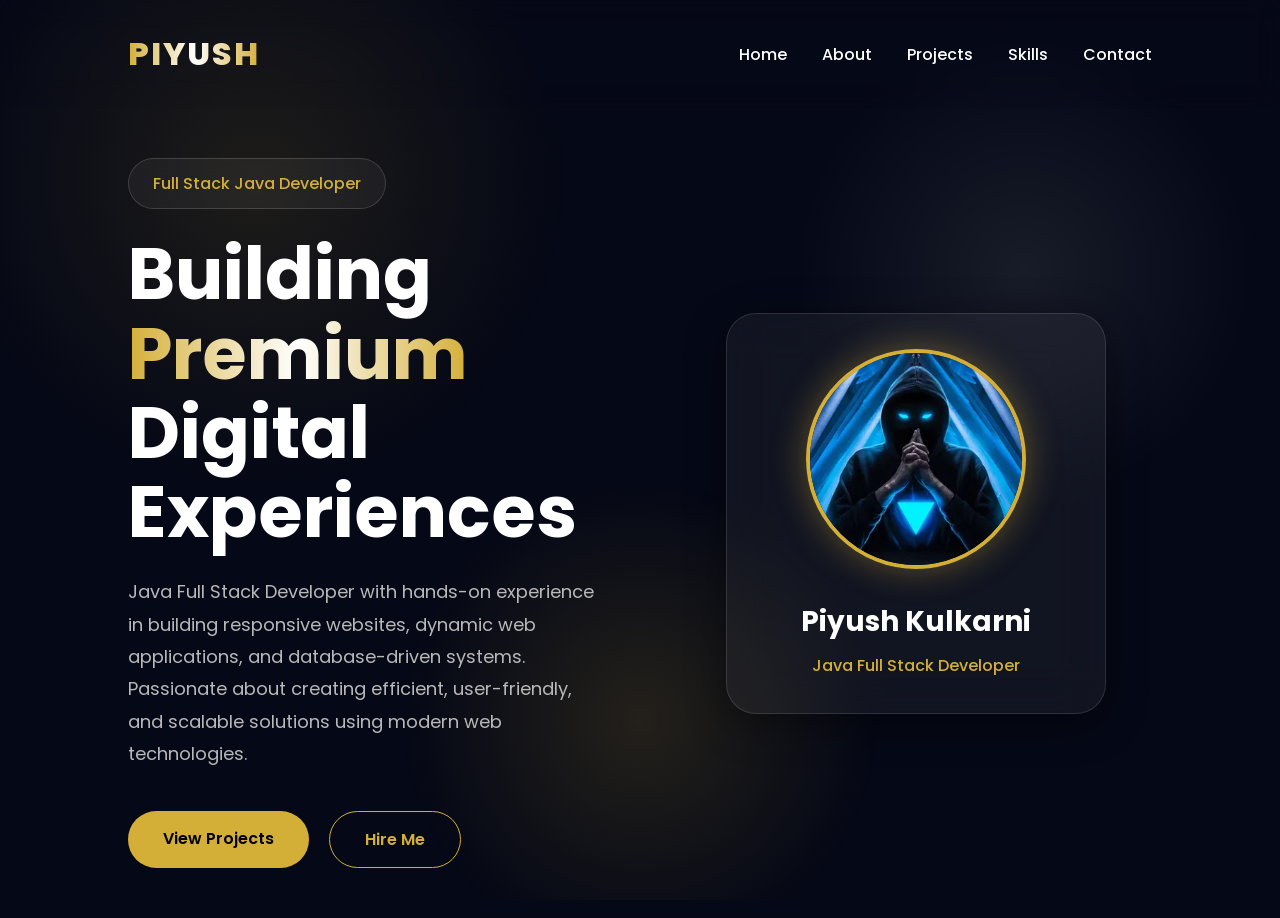
<file: index.html>
<!DOCTYPE html>
<html lang="en">

<head>
    <meta charset="UTF-8">
    <meta name="viewport" content="width=device-width, initial-scale=1.0">
    <title>Piyush Portfolio</title>

    <link rel="preconnect" href="https://fonts.googleapis.com">
    <link href="https://fonts.googleapis.com/css2?family=Poppins:wght@300;400;500;600;700;800&display=swap"
        rel="stylesheet">

    <link rel="stylesheet" href="style.css">
</head>

<body>

    <div class="bg-animation"></div>

    <header>
        <div class="logo">PIYUSH</div>

        <nav>
            <a href="index.html">Home</a>
            <a href="about.html">About</a>
            <a href="project.html">Projects</a>
            <a href="skills.html">Skills</a>
            <a href="contact.html">Contact</a>
        </nav>
    </header>

    <section class="hero">

        <div class="hero-content">

            <span class="tag">
                Full Stack Java Developer
            </span>

            <h1>
                Building <span>Premium</span><br>
                Digital Experiences
            </h1>

            <p>
                Java Full Stack Developer with hands-on experience in building responsive websites, dynamic web
                applications, and database-driven systems. Passionate about creating efficient, user-friendly, and
                scalable solutions using modern web technologies.
            </p>

            <div class="buttons">
                <a href="project.html" class="btn primary">
                    View Projects
                </a>

                <a href="contact.html" class="btn secondary">
                    Hire Me
                </a>
            </div>

        </div>

        <div class="hero-image">

            <div class="glass-card">

                <img src="image.png" alt="Profile">

                <h3>Piyush Kulkarni</h3>

                <p>Java Full Stack Developer</p>

            </div>

        </div>

    </section>

</body>

</html>
</file>
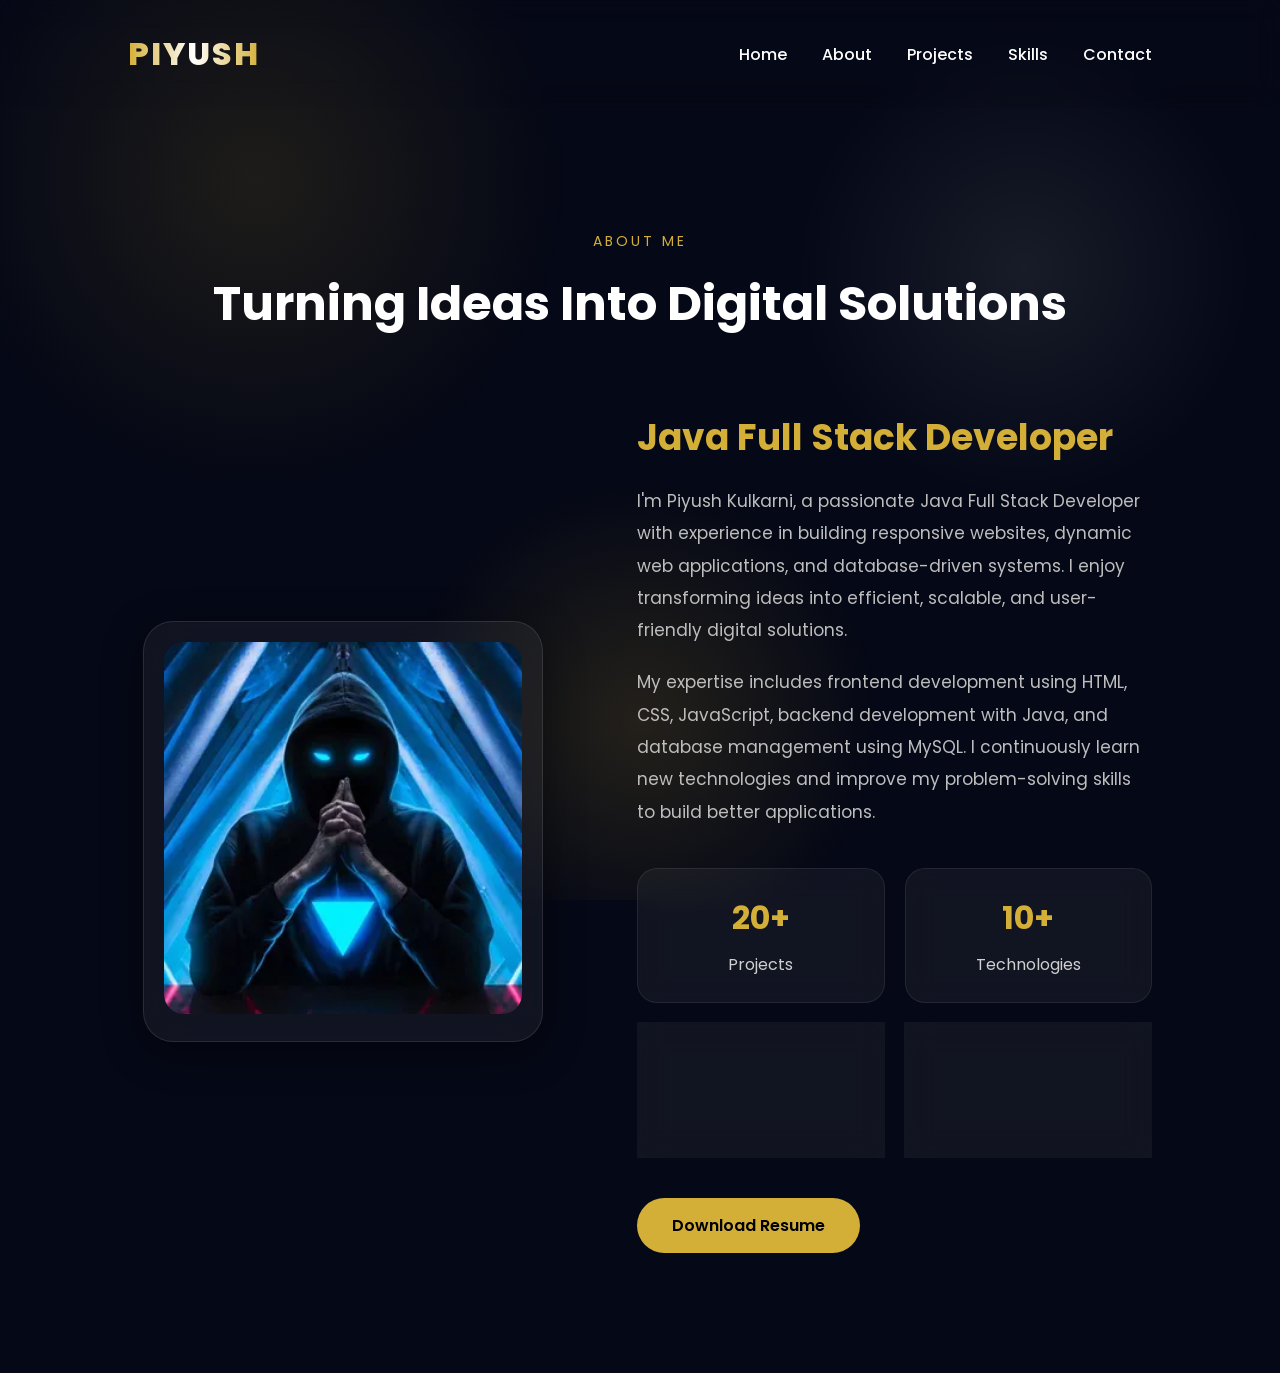
<file: about.html>
<!DOCTYPE html>
<html lang="en">

<head>
    <meta charset="UTF-8">
    <meta name="viewport" content="width=device-width, initial-scale=1.0">
    <title>Piyush Portfolio</title>

    <link rel="preconnect" href="https://fonts.googleapis.com">
    <link href="https://fonts.googleapis.com/css2?family=Poppins:wght@300;400;500;600;700;800&display=swap"
        rel="stylesheet">

    <link rel="stylesheet" href="about.css">
    <link rel="stylesheet" href="style.css">
</head>

<body>

    <div class="bg-animation"></div>

    <header>
        <div class="logo">PIYUSH</div>

        <nav>
            <a href="index.html">Home</a>
            <a href="about.html">About</a>
            <a href="project.html">Projects</a>
            <a href="skills.html">Skills</a>
            <a href="contact.html">Contact</a>
        </nav>
    </header>

    <section class="about" id="about">

    <div class="section-title">
        <span>ABOUT ME</span>
        <h2>Turning Ideas Into Digital Solutions</h2>
    </div>

    <div class="about-container">

        <div class="about-image">

            <div class="image-card">
                <img src="image.png" alt="Piyush Kulkarni">
            </div>

        </div>

        <div class="about-content">

            <h3>
                Java Full Stack Developer
            </h3>

            <p>
                I'm Piyush Kulkarni, a passionate Java Full Stack Developer with experience in building responsive websites, dynamic web applications, and database-driven systems. I enjoy transforming ideas into efficient, scalable, and user-friendly digital solutions.
            </p>

            <p>
                My expertise includes frontend development using HTML, CSS, JavaScript, backend development with Java, and database management using MySQL. I continuously learn new technologies and improve my problem-solving skills to build better applications.
            </p>

            <div class="about-stats">

                <div class="stat-card">
                    <h4>20+</h4>
                    <span>Projects</span>
                </div>

                <div class="stat-card">
                    <h4>10+</h4>
                    <span>Technologies</span>
                </div>

                <div class="stat-card">
                    <h4>500+</h4>
                    <span>Hours Coding</span>
                </div>

                <div class="stat-card">
                    <h4>2+</h4>
                    <span>Certificates</span>
                </div>

            </div>

            <a href="#" class="download-btn">
                Download Resume
            </a>

        </div>

    </div>

</section>

</body>

</html>
</file>
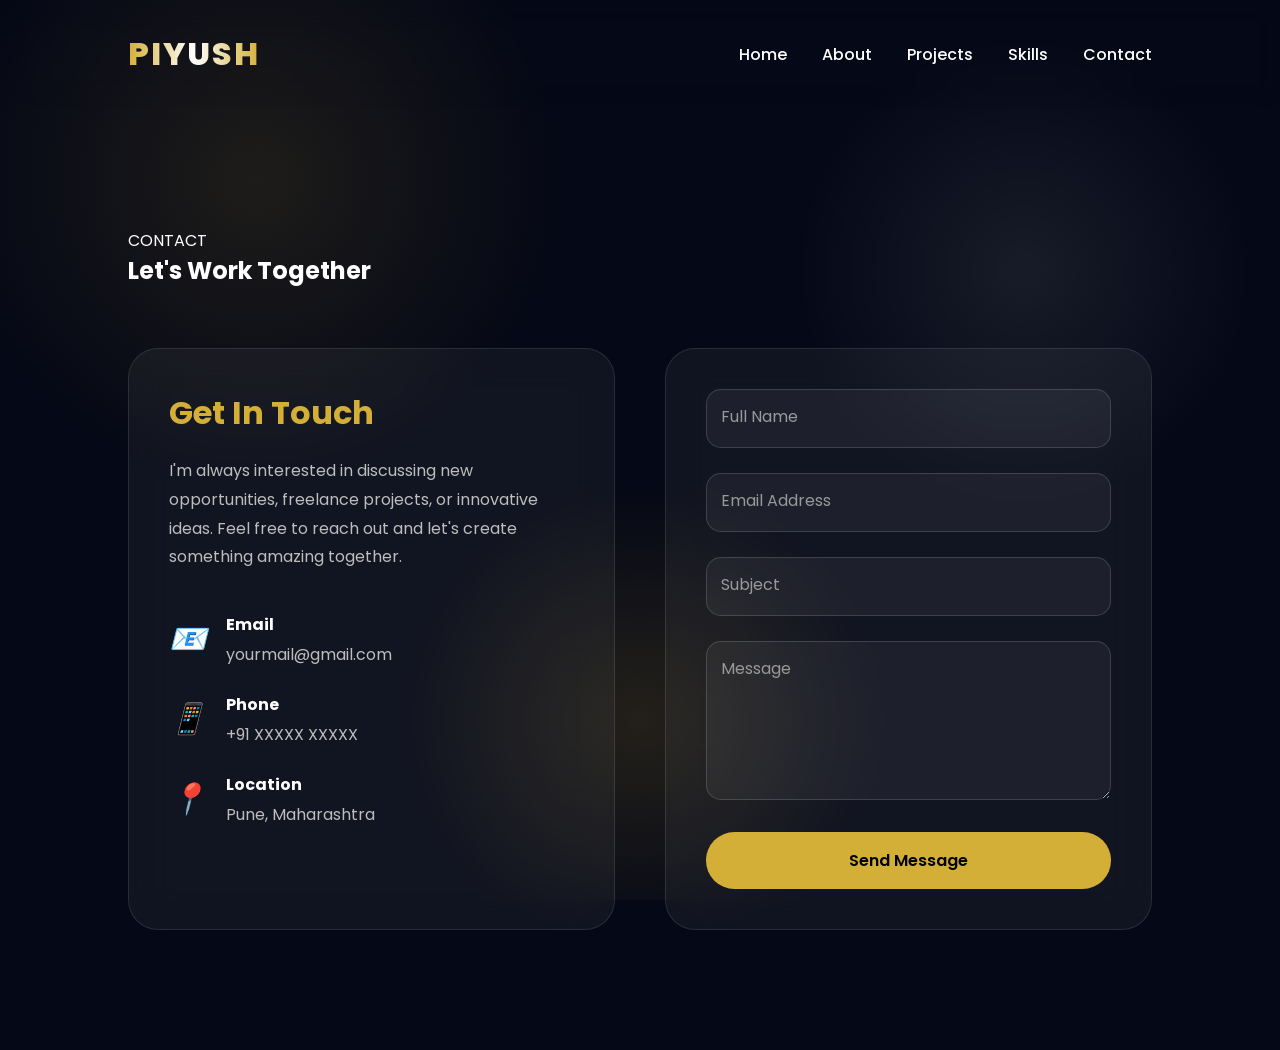
<file: contact.html>
<!DOCTYPE html>
<html lang="en">

<head>
    <meta charset="UTF-8">
    <meta name="viewport" content="width=device-width, initial-scale=1.0">
    <title>Piyush Portfolio</title>

    <link rel="preconnect" href="https://fonts.googleapis.com">
    <link href="https://fonts.googleapis.com/css2?family=Poppins:wght@300;400;500;600;700;800&display=swap"
        rel="stylesheet">

    <link rel="stylesheet" href="style.css">
    <link rel="stylesheet" href="contact.css">
</head>

<body>

    <div class="bg-animation"></div>

    <header>
        <div class="logo">PIYUSH</div>

        <nav>
            <a href="index.html">Home</a>
            <a href="about.html">About</a>
            <a href="project.html">Projects</a>
            <a href="skills.html">Skills</a>
            <a href="contact.html">Contact</a>
        </nav>
    </header>

    <section class="contact" id="contact">

    <div class="section-title">
        <span>CONTACT</span>
        <h2>Let's Work Together</h2>
    </div>

    <div class="contact-container">

        <!-- Left Side -->

        <div class="contact-info">

            <h3>Get In Touch</h3>

            <p>
                I'm always interested in discussing new opportunities,
                freelance projects, or innovative ideas. Feel free to
                reach out and let's create something amazing together.
            </p>

            <div class="info-box">
                <i>📧</i>
                <div>
                    <h4>Email</h4>
                    <span>yourmail@gmail.com</span>
                </div>
            </div>

            <div class="info-box">
                <i>📱</i>
                <div>
                    <h4>Phone</h4>
                    <span>+91 XXXXX XXXXX</span>
                </div>
            </div>

            <div class="info-box">
                <i>📍</i>
                <div>
                    <h4>Location</h4>
                    <span>Pune, Maharashtra</span>
                </div>
            </div>

        </div>

        <!-- Right Side -->

        <div class="contact-form">

            <form>

                <div class="input-group">
                    <input type="text" required>
                    <label>Full Name</label>
                </div>

                <div class="input-group">
                    <input type="email" required>
                    <label>Email Address</label>
                </div>

                <div class="input-group">
                    <input type="text" required>
                    <label>Subject</label>
                </div>

                <div class="input-group">
                    <textarea rows="5" required></textarea>
                    <label>Message</label>
                </div>

                <button type="submit">
                    Send Message
                </button>

            </form>

        </div>

    </div>

</section>

</body>

</html>
</file>
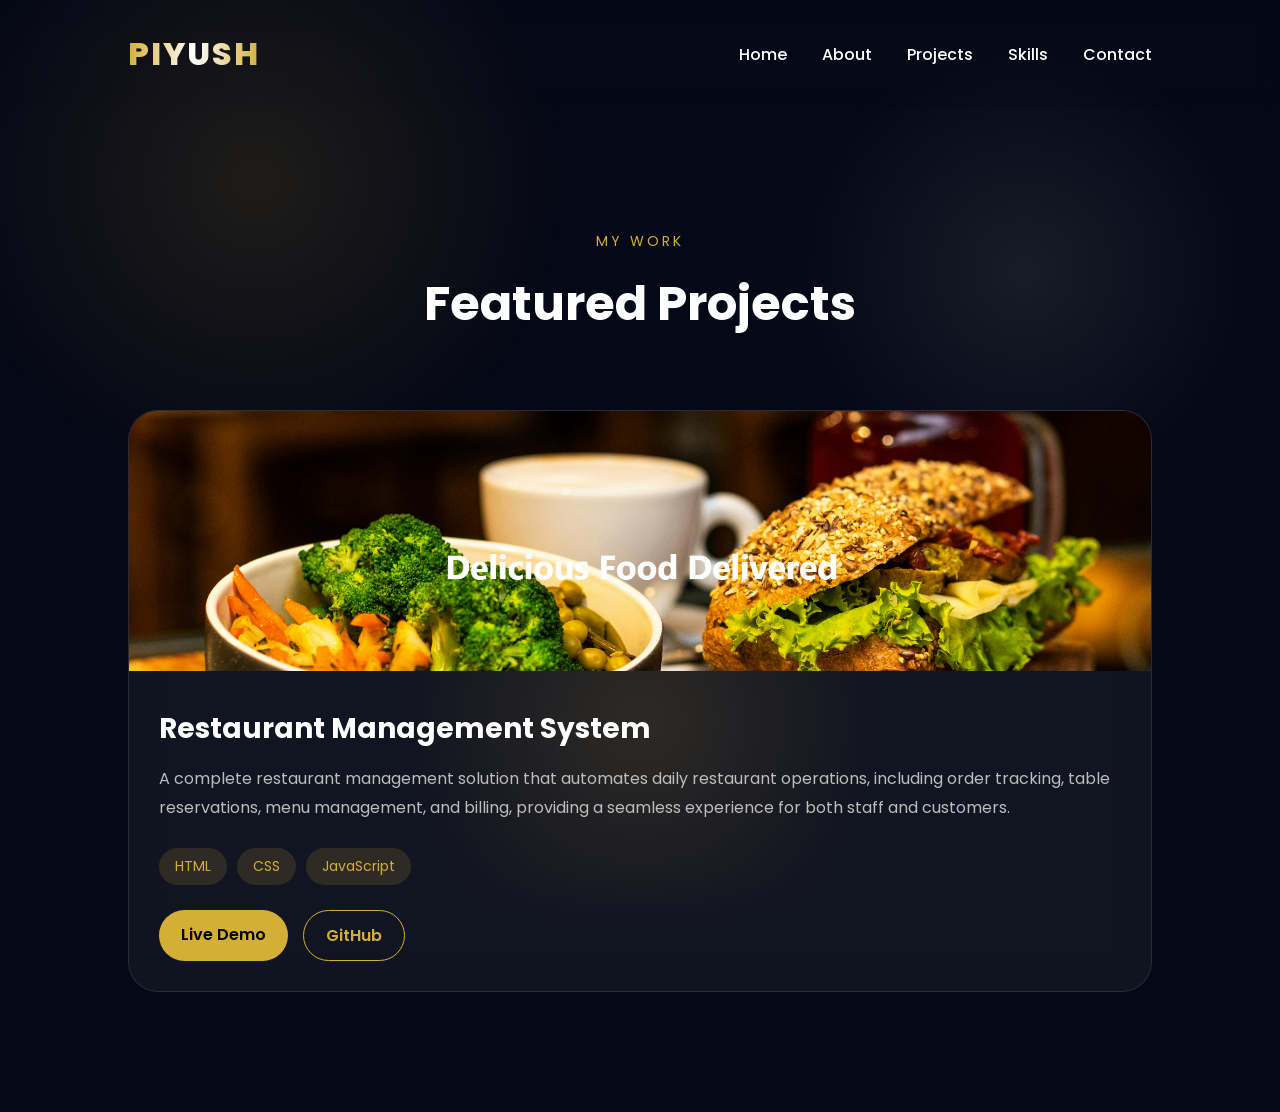
<file: project.html>
<!DOCTYPE html>
<html lang="en">

<head>
    <meta charset="UTF-8">
    <meta name="viewport" content="width=device-width, initial-scale=1.0">
    <title>Piyush Portfolio</title>

    <link rel="preconnect" href="https://fonts.googleapis.com">
    <link href="https://fonts.googleapis.com/css2?family=Poppins:wght@300;400;500;600;700;800&display=swap"
        rel="stylesheet">

    <link rel="stylesheet" href="about.css">
    <link rel="stylesheet" href="style.css">
    <link rel="stylesheet" href="project.css">
</head>

<body>

    <div class="bg-animation"></div>

    <header>
        <div class="logo">PIYUSH</div>

        <nav>
            <a href="index.html">Home</a>
            <a href="about.html">About</a>
            <a href="project.html">Projects</a>
            <a href="skills.html">Skills</a>
            <a href="contact.html">Contact</a>
        </nav>
    </header>

    <section class="projects" id="projects">

        <div class="section-title">
            <span>MY WORK</span>
            <h2>Featured Projects</h2>
        </div>

        <div class="project-grid">

            <!-- Project 1 -->

            <div class="project-card">

                <div class="project-image">
                    <img src="project1.png" alt="">
                </div>

                <div class="project-content">

                    <h3>Restaurant Management System</h3>

                    <p>
                        A complete restaurant management solution that automates daily restaurant operations, including
                        order tracking, table reservations, menu management, and billing, providing a seamless
                        experience for both staff and customers.
                    </p>

                    <div class="tech-stack">
                        <span>HTML</span>
                        <span>CSS</span>
                        <span>JavaScript</span>
                    </div>

                    <div class="project-buttons">
                        <a href="#">Live Demo</a>
                        <a href="https://github.com/devbypiyush/UX-PROJECT">GitHub</a>
                    </div>

                </div>

            </div>

            

        </div>

    </section>

</body>

</html>
</file>
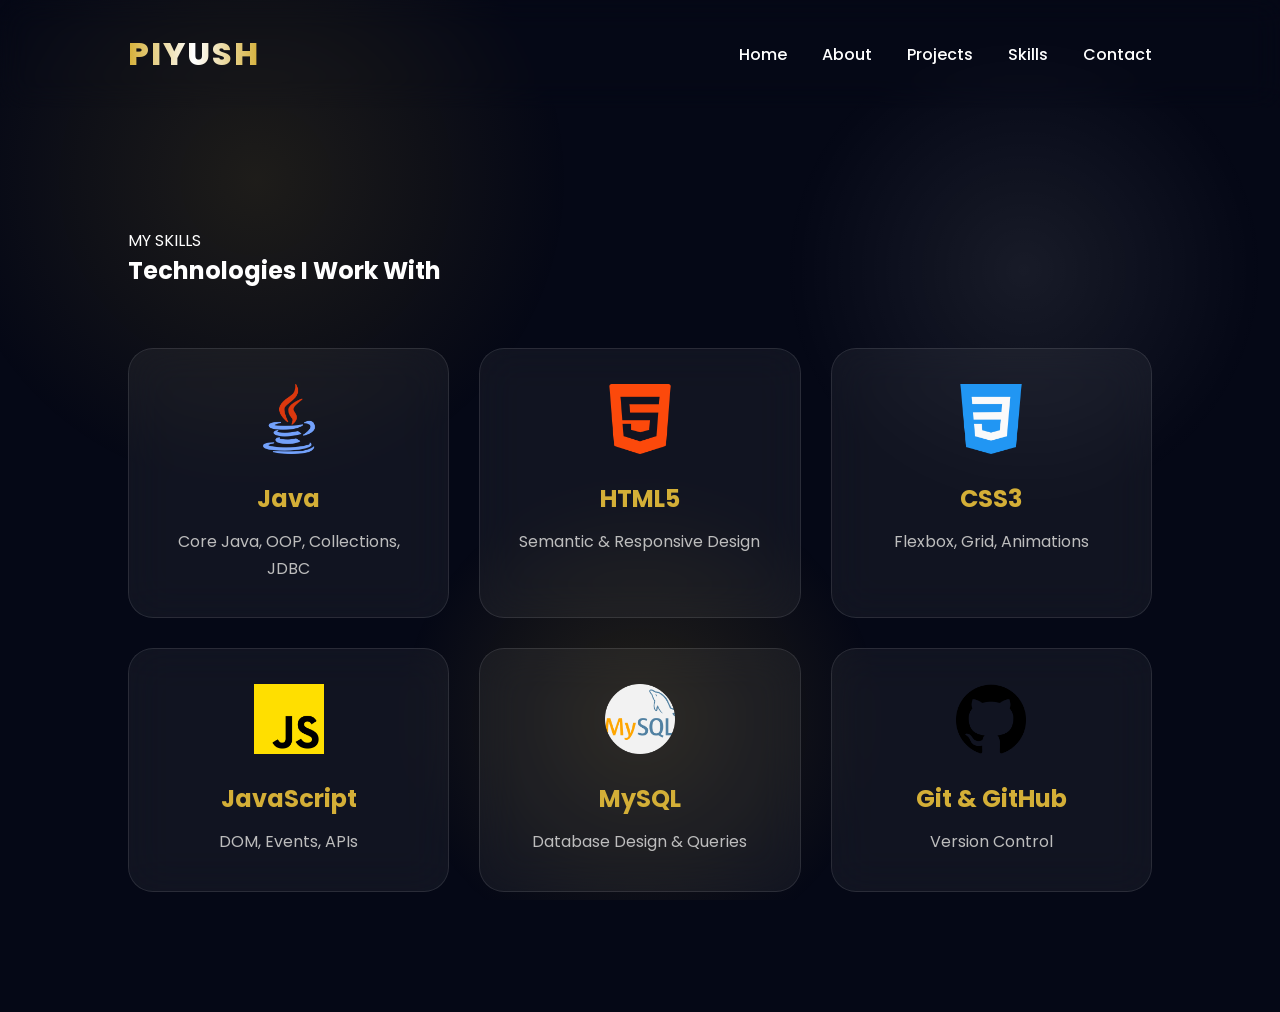
<file: skills.html>
<!DOCTYPE html>
<html lang="en">

<head>
    <meta charset="UTF-8">
    <meta name="viewport" content="width=device-width, initial-scale=1.0">
    <title>Piyush Portfolio</title>

    <link rel="preconnect" href="https://fonts.googleapis.com">
    <link href="https://fonts.googleapis.com/css2?family=Poppins:wght@300;400;500;600;700;800&display=swap"
        rel="stylesheet">

    <link rel="stylesheet" href="style.css">
    <link rel="stylesheet" href="skills.css">
</head>

<body>

    <div class="bg-animation"></div>

    <header>
        <div class="logo">PIYUSH</div>

        <nav>
            <a href="index.html">Home</a>
            <a href="about.html">About</a>
            <a href="project.html">Projects</a>
            <a href="skills.html">Skills</a>
            <a href="contact.html">Contact</a>
        </nav>
    </header>

    <section class="skills" id="skills">

    <div class="section-title">
        <span>MY SKILLS</span>
        <h2>Technologies I Work With</h2>
    </div>

    <div class="skills-container">

        <div class="skill-card">
            <img src="java.png" alt="">
            <h3>Java</h3>
            <p>Core Java, OOP, Collections, JDBC</p>
        </div>

        <div class="skill-card">
            <img src="html-5.png" alt="">
            <h3>HTML5</h3>
            <p>Semantic & Responsive Design</p>
        </div>

        <div class="skill-card">
            <img src="css-3.png" alt="">
            <h3>CSS3</h3>
            <p>Flexbox, Grid, Animations</p>
        </div>

        <div class="skill-card">
            <img src="js.png" alt="">
            <h3>JavaScript</h3>
            <p>DOM, Events, APIs</p>
        </div>

        <div class="skill-card">
            <img src="mysql.png" alt="">
            <h3>MySQL</h3>
            <p>Database Design & Queries</p>
        </div>

        <div class="skill-card">
            <img src="github.png" alt="">
            <h3>Git & GitHub</h3>
            <p>Version Control</p>
        </div>

    </div>

</section>

</body>

</html>
</file>
<file: style.css>
*{
    margin:0;
    padding:0;
    box-sizing:border-box;
    font-family:'Poppins',sans-serif;
}

html{
    scroll-behavior:smooth;
}

body{
    background:#050816;
    color:#fff;
    overflow-x:hidden;
    min-height:100vh;
    position:relative;
}

/* Background */

.bg-animation{
    position:fixed;
    top:0;
    left:0;
    width:100%;
    height:100%;

    background:
    radial-gradient(circle at 20% 20%, rgba(212,175,55,.12), transparent 25%),
    radial-gradient(circle at 80% 30%, rgba(255,255,255,.08), transparent 20%),
    radial-gradient(circle at 50% 80%, rgba(212,175,55,.15), transparent 25%);

    animation:moveBackground 10s ease-in-out infinite alternate;

    z-index:-2;
}

@keyframes moveBackground{

    from{
        transform:scale(1);
    }

    to{
        transform:scale(1.15);
    }
}

/* Header */

header{
    width:100%;
    display:flex;
    justify-content:space-between;
    align-items:center;
    padding:30px 10%;
    position:sticky;
    top:0;
    z-index:100;
    backdrop-filter:blur(15px);
}

.logo{
    font-size:32px;
    font-weight:800;
    letter-spacing:2px;

    background:linear-gradient(
    90deg,
    #d4af37,
    #fff,
    #d4af37
    );

    -webkit-background-clip:text;
    -webkit-text-fill-color:transparent;
}

nav{
    display:flex;
    gap:35px;
}

nav a{
    color:#fff;
    text-decoration:none;
    font-weight:500;
    position:relative;
    transition:.3s;
}

nav a:hover{
    color:#d4af37;
}

nav a::after{
    content:"";
    position:absolute;
    width:0%;
    height:2px;
    background:#d4af37;
    left:0;
    bottom:-5px;
    transition:.4s;
}

nav a:hover::after{
    width:100%;
}

/* Hero */

.hero{
    min-height:90vh;
    display:flex;
    justify-content:space-between;
    align-items:center;
    padding:0 10%;
    gap:80px;
}

/* Left Content */

.hero-content{
    flex:1;
}

.tag{
    display:inline-block;

    padding:12px 24px;

    border:1px solid rgba(255,255,255,.15);

    border-radius:50px;

    background:rgba(255,255,255,.05);

    backdrop-filter:blur(10px);

    margin-bottom:25px;

    color:#d4af37;

    font-weight:500;
}

.hero-content h1{
    font-size:72px;
    line-height:1.1;
    margin-bottom:25px;
}

.hero-content h1 span{

    background:linear-gradient(
    90deg,
    #d4af37,
    #fff,
    #d4af37
    );

    -webkit-background-clip:text;
    -webkit-text-fill-color:transparent;
}

.hero-content p{
    max-width:650px;
    line-height:1.8;
    color:#b8b8b8;
    font-size:18px;
    margin-bottom:40px;
}

/* Buttons */

.buttons{
    display:flex;
    gap:20px;
}

.btn{
    padding:15px 35px;
    text-decoration:none;
    border-radius:50px;
    font-weight:600;
    transition:.4s;
}

.primary{
    background:#d4af37;
    color:#000;
}

.primary:hover{
    transform:translateY(-5px);
    box-shadow:0 10px 25px rgba(212,175,55,.4);
}

.secondary{
    border:1px solid #d4af37;
    color:#d4af37;
}

.secondary:hover{
    background:#d4af37;
    color:#000;
}

/* Right Side */

.hero-image{
    flex:1;
    display:flex;
    justify-content:center;
}

/* Glass Card */

.glass-card{

    width:380px;

    padding:35px;

    text-align:center;

    background:rgba(255,255,255,.05);

    backdrop-filter:blur(25px);

    border:1px solid rgba(255,255,255,.12);

    border-radius:30px;

    box-shadow:
    0 10px 40px rgba(0,0,0,.4);

    transition:.5s;

    animation:floatCard 4s ease-in-out infinite;
}

@keyframes floatCard{

    0%{
        transform:translateY(0px);
    }

    50%{
        transform:translateY(-15px);
    }

    100%{
        transform:translateY(0px);
    }
}

.glass-card:hover{

    box-shadow:
    0 25px 60px rgba(212,175,55,.25);

    transform:
    translateY(-15px);
}

.glass-card img{

    width:220px;
    height:220px;

    border-radius:50%;

    object-fit:cover;

    border:4px solid #d4af37;

    box-shadow:
    0 0 35px rgba(212,175,55,.4);
}

.glass-card h3{
    margin-top:25px;
    font-size:28px;
}

.glass-card p{
    margin-top:10px;
    color:#d4af37;
    font-weight:500;
}

/* Spotlight */

.spotlight{
    position:fixed;

    width:500px;
    height:500px;

    border-radius:50%;

    pointer-events:none;

    background:
    radial-gradient(
        circle,
        rgba(212,175,55,.18),
        transparent 70%
    );

    transform:translate(-50%,-50%);

    z-index:-1;
}

/* Responsive */

@media(max-width:1100px){

.hero{
    flex-direction:column;
    text-align:center;
    padding-top:60px;
}

.hero-content p{
    margin:auto;
    margin-bottom:40px;
}

.buttons{
    justify-content:center;
}

.hero-content h1{
    font-size:55px;
}
}

@media(max-width:768px){

header{
    padding:20px 5%;
}

nav{
    display:none;
}

.hero{
    padding:40px 5%;
}

.hero-content h1{
    font-size:42px;
}

.glass-card{
    width:100%;
    max-width:340px;
}

.glass-card img{
    width:180px;
    height:180px;
}
}
</file>
<file: about.css>
/* About Section */

.about{
    padding:120px 10%;
}

.section-title{
    text-align:center;
    margin-bottom:70px;
}

.section-title span{
    color:#d4af37;
    font-size:14px;
    letter-spacing:3px;
}

.section-title h2{
    font-size:48px;
    margin-top:15px;
}

.about-container{
    display:flex;
    align-items:center;
    justify-content:space-between;
    gap:80px;
}

/* Image */

.about-image{
    flex:1;
    display:flex;
    justify-content:center;
}

.image-card{

    width:400px;
    padding:20px;

    background:rgba(255,255,255,.05);

    backdrop-filter:blur(20px);

    border:1px solid rgba(255,255,255,.1);

    border-radius:30px;

    box-shadow:
    0 10px 40px rgba(0,0,0,.4);
}

.image-card img{
    width:100%;
    border-radius:20px;
}

/* Content */

.about-content{
    flex:1.2;
}

.about-content h3{
    font-size:36px;
    margin-bottom:20px;

    color:#d4af37;
}

.about-content p{
    color:#bdbdbd;
    line-height:1.9;
    margin-bottom:20px;
    font-size:17px;
}

/* Stats */

.about-stats{

    display:grid;

    grid-template-columns:
    repeat(2,1fr);

    gap:20px;

    margin-top:40px;
}

.stat-card{

    padding:25px;

    text-align:center;

    background:rgba(255,255,255,.05);

    backdrop-filter:blur(15px);

    border:1px solid rgba(255,255,255,.08);

    border-radius:20px;

    transition:.4s;
}

.stat-card:hover{

    transform:translateY(-8px);

    box-shadow:
    0 15px 35px rgba(212,175,55,.2);
}

.stat-card h4{

    font-size:32px;

    color:#d4af37;

    margin-bottom:10px;
}

.stat-card span{
    color:#d0d0d0;
}

/* Resume Button */

.download-btn{

    display:inline-block;

    margin-top:40px;

    padding:15px 35px;

    background:#d4af37;

    color:#000;

    text-decoration:none;

    border-radius:50px;

    font-weight:600;

    transition:.4s;
}

.download-btn:hover{

    transform:translateY(-5px);

    box-shadow:
    0 10px 25px rgba(212,175,55,.4);
}

/* Responsive */

@media(max-width:992px){

.about-container{
    flex-direction:column;
}

.section-title h2{
    font-size:36px;
}

.image-card{
    width:100%;
    max-width:400px;
}
}

@media(max-width:576px){

.about-stats{
    grid-template-columns:1fr;
}

.section-title h2{
    font-size:30px;
}
}
</file>
<file: contact.css>
/* ==========================
   CONTACT SECTION
========================== */

.contact{
    padding:120px 10%;
}

.contact-container{

    display:grid;

    grid-template-columns:
    1fr 1fr;

    gap:50px;

    margin-top:60px;
}

/* Left Side */

.contact-info{

    background:
    rgba(255,255,255,.05);

    backdrop-filter:
    blur(20px);

    border:
    1px solid rgba(255,255,255,.1);

    border-radius:30px;

    padding:40px;
}

.contact-info h3{

    font-size:32px;

    margin-bottom:20px;

    color:#d4af37;
}

.contact-info p{

    color:#bdbdbd;

    line-height:1.8;

    margin-bottom:40px;
}

.info-box{

    display:flex;

    align-items:center;

    gap:20px;

    margin-bottom:25px;
}

.info-box i{

    font-size:30px;
}

.info-box h4{

    margin-bottom:5px;
}

.info-box span{

    color:#bdbdbd;
}

/* Form */

.contact-form{

    background:
    rgba(255,255,255,.05);

    backdrop-filter:
    blur(20px);

    border:
    1px solid rgba(255,255,255,.1);

    border-radius:30px;

    padding:40px;
}

/* Inputs */

.input-group{

    position:relative;

    margin-bottom:25px;
}

.input-group input,
.input-group textarea{

    width:100%;

    padding:16px;

    background:
    rgba(255,255,255,.05);

    border:
    1px solid rgba(255,255,255,.15);

    border-radius:15px;

    color:white;

    outline:none;

    font-size:16px;
}

.input-group label{

    position:absolute;

    left:15px;

    top:15px;

    color:#999;

    pointer-events:none;

    transition:.3s;
}

/* Floating Label */

.input-group input:focus~label,
.input-group input:valid~label,
.input-group textarea:focus~label,
.input-group textarea:valid~label{

    top:-10px;

    left:10px;

    background:#050816;

    padding:0 8px;

    font-size:13px;

    color:#d4af37;
}

/* Button */

.contact-form button{

    width:100%;

    padding:16px;

    border:none;

    border-radius:50px;

    background:#d4af37;

    color:#000;

    font-size:16px;

    font-weight:600;

    cursor:pointer;

    transition:.4s;
}

.contact-form button:hover{

    transform:translateY(-3px);

    box-shadow:
    0 10px 25px
    rgba(212,175,55,.35);
}
</file>
<file: project.css>
/* ==========================
   PROJECT SECTION
========================== */

.projects{
    padding:120px 10%;
}

.project-grid{

    display:grid;

    grid-template-columns:
    repeat(auto-fit,minmax(350px,1fr));

    gap:35px;

    margin-top:60px;
}

/* Card */

.project-card{

    background:
    rgba(255,255,255,0.05);

    backdrop-filter:
    blur(20px);

    border:
    1px solid rgba(255,255,255,0.1);

    border-radius:30px;

    overflow:hidden;

    transition:.5s;

    position:relative;
}

.project-card:hover{

    transform:
    translateY(-15px);

    box-shadow:
    0 25px 50px
    rgba(212,175,55,.2);
}

/* Image */

.project-image{

    overflow:hidden;
}

.project-image img{

    width:100%;
    height:260px;

    object-fit:cover;

    transition:.6s;
}

.project-card:hover img{

    transform:scale(1.1);
}

/* Content */

.project-content{
    padding:30px;
}

.project-content h3{

    font-size:28px;

    margin-bottom:15px;
}

.project-content p{

    color:#bdbdbd;

    line-height:1.8;

    margin-bottom:25px;
}

/* Tech Stack */

.tech-stack{

    display:flex;

    flex-wrap:wrap;

    gap:10px;

    margin-bottom:25px;
}

.tech-stack span{

    padding:8px 16px;

    background:
    rgba(212,175,55,.15);

    color:#d4af37;

    border-radius:30px;

    font-size:14px;
}

/* Buttons */

.project-buttons{

    display:flex;

    gap:15px;
}

.project-buttons a{

    text-decoration:none;

    padding:12px 22px;

    border-radius:30px;

    font-weight:600;

    transition:.4s;
}

/* Demo */

.project-buttons a:first-child{

    background:#d4af37;

    color:#000;
}

/* Github */

.project-buttons a:last-child{

    border:1px solid #d4af37;

    color:#d4af37;
}

.project-buttons a:hover{

    transform:
    translateY(-3px);
}
</file>
<file: skills.css>
/* ==========================
   SKILLS SECTION
========================== */

.skills{
    padding:120px 10%;
}

.skills-container{

    display:grid;

    grid-template-columns:
    repeat(auto-fit,minmax(280px,1fr));

    gap:30px;

    margin-top:60px;
}

/* Skill Card */

.skill-card{

    background:
    rgba(255,255,255,.05);

    backdrop-filter:
    blur(20px);

    border:
    1px solid rgba(255,255,255,.1);

    border-radius:25px;

    padding:35px;

    text-align:center;

    transition:.5s;

    position:relative;

    overflow:hidden;
}

.skill-card:hover{

    transform:
    translateY(-12px);

    box-shadow:
    0 20px 40px
    rgba(212,175,55,.25);
}

/* Glow Effect */

.skill-card::before{

    content:"";

    position:absolute;

    width:250px;
    height:250px;

    background:
    radial-gradient(
        rgba(212,175,55,.15),
        transparent
    );

    top:-120px;
    right:-120px;

    opacity:0;

    transition:.5s;
}

.skill-card:hover::before{
    opacity:1;
}

/* Icon */

.skill-card img{

    width:70px;
    height:70px;

    margin-bottom:20px;

    transition:.4s;
}

.skill-card:hover img{

    transform:
    scale(1.15)
    rotate(5deg);
}

/* Title */

.skill-card h3{

    font-size:24px;

    margin-bottom:12px;

    color:#d4af37;
}

/* Description */

.skill-card p{

    color:#bdbdbd;

    line-height:1.7;
}
</file>
